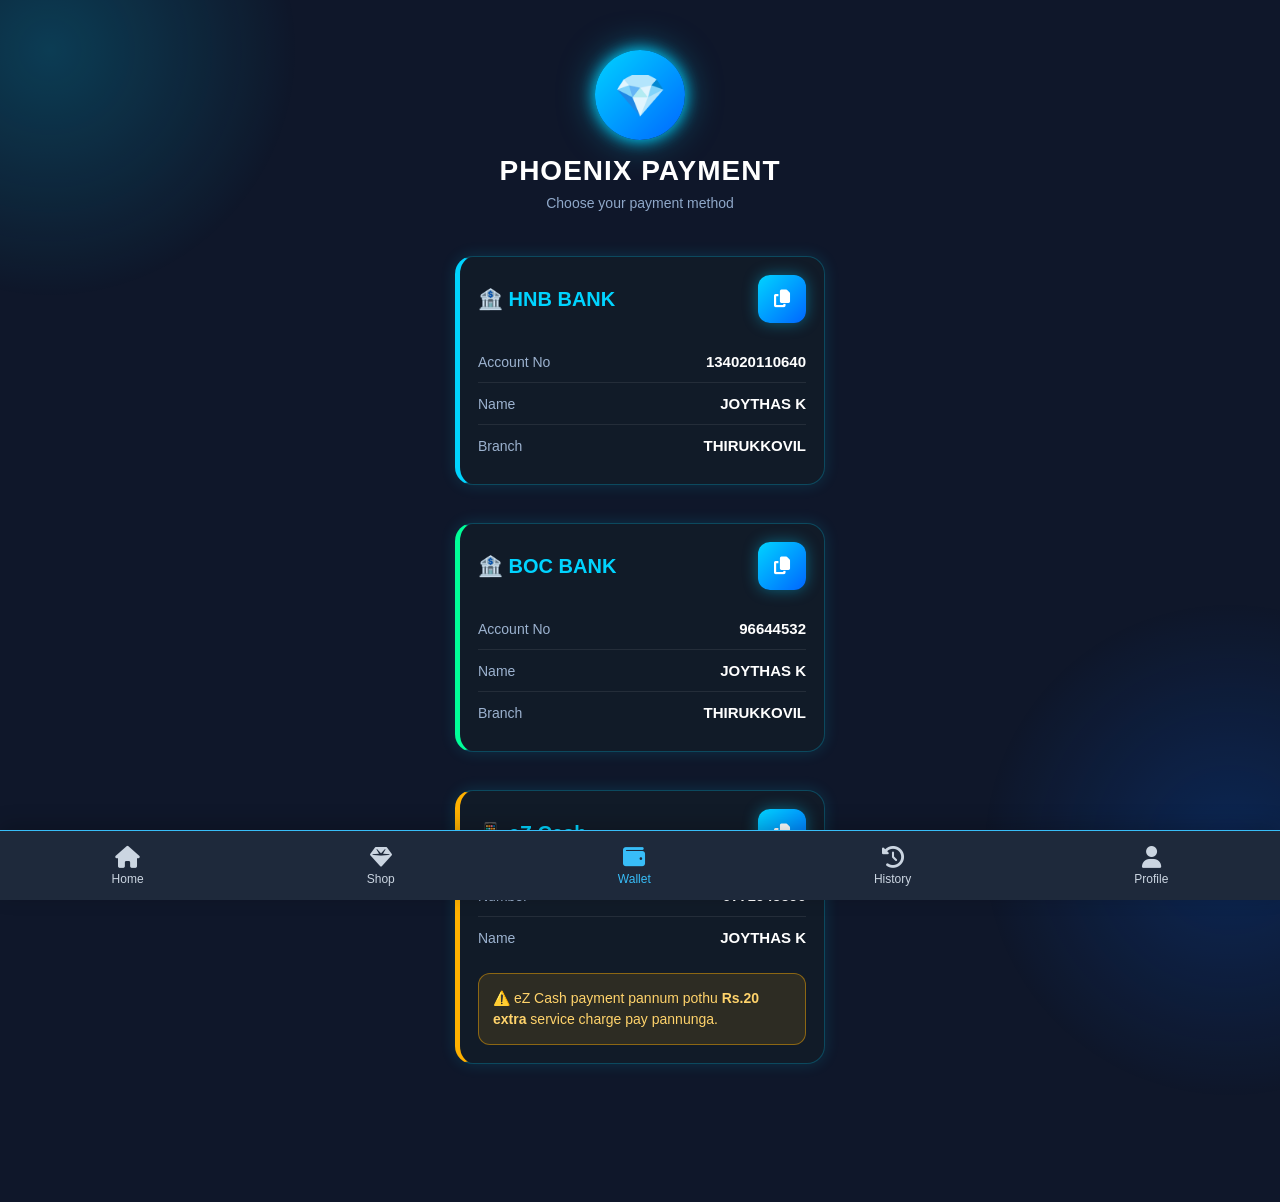
<file: payment.html>
<!DOCTYPE html>
<html>
<head>

  <meta charset="UTF-8">
  <meta name="viewport"
  content="width=device-width, initial-scale=1.0, maximum-scale=1.0, user-scalable=no">
  <title>Payment</title>
  <link rel="stylesheet" href="payment.css">
  <link rel="icon" href="1.jpg">
  <link rel="stylesheet" href="https://cdnjs.cloudflare.com/ajax/libs/font-awesome/6.5.0/css/all.min.css">
  <link rel="stylesheet" href="theme.css">
  <link rel="stylesheet" href="theme-st.css">
  <link rel="stylesheet" href="media-st.css">

</head>

<body>

<div class="container">

<div class="payment-header">

<div class="logo">
💎
</div>

<h2>PHOENIX PAYMENT</h2>

<p>Choose your payment method</p>

</div>

<!-- HNB -->

<div class="payment-card hnb">

<div class="card-header">

<div class="bank">
🏦 HNB BANK
</div>

<button class="copy-btn" onclick="copyPayment(this)">
<i class="fas fa-copy"></i>
</button>

</div>

<div class="copy-content">

<div class="row">
<span>Account No</span>
<b>134020110640</b>
</div>

<div class="row">
<span>Name</span>
<b>JOYTHAS K</b>
</div>

<div class="row">
<span>Branch</span>
<b>THIRUKKOVIL</b>
</div>

</div>

</div>

<!-- BOC -->

<div class="payment-card boc">

<div class="card-header">

<div class="bank">
🏦 BOC BANK
</div>

<button class="copy-btn" onclick="copyPayment(this)">
<i class="fas fa-copy"></i>
</button>

</div>

<div class="copy-content">

<div class="row">
<span>Account No</span>
<b>96644532</b>
</div>

<div class="row">
<span>Name</span>
<b>JOYTHAS K</b>
</div>

<div class="row">
<span>Branch</span>
<b>THIRUKKOVIL</b>
</div>

</div>

</div>

<!-- eZ Cash -->

<div class="payment-card ezcash">

<div class="card-header">

<div class="bank">
📱 eZ Cash
</div>

<button class="copy-btn" onclick="copyPayment(this)">
<i class="fas fa-copy"></i>
</button>

</div>

<div class="copy-content">

<div class="row">
<span>Number</span>
<b>0771945590</b>
</div>

<div class="row">
<span>Name</span>
<b>JOYTHAS K</b>
</div>

</div>

<div class="note">

⚠️ eZ Cash payment pannum pothu
<b>Rs.20 extra</b> service charge pay pannunga.

</div>

</div>

</div>

<!-- Bottom Navigation -->

<div class="bottom-nav">

<a href="home.html" class="nav-item">
<i class="fas fa-home"></i>
<span>Home</span>
</a>

<a href="topup.html" class="nav-item">
<i class="fas fa-gem"></i>
<span>Shop</span>
</a>

<a href="wallet-topup.html" class="nav-item active">
<i class="fas fa-wallet"></i>
<span>Wallet</span>
</a>

<a href="history.html" class="nav-item">
<i class="fas fa-clock-rotate-left"></i>
<span>History</span>
</a>

<a href="profile.html" class="nav-item">
<i class="fas fa-user"></i>
<span>Profile</span>
</a>

</div>

<script type="module" src="payment.js"></script>

<script src="theme.js"></script>

</body>
</html>
</file>
<file: payment.css>
*{
margin:0;
padding:0;
box-sizing:border-box;
font-family:"Poppins",sans-serif;
}

body{

background:
linear-gradient(180deg,#07111d,#0b1726,#08121e);

color:#fff;

min-height:100vh;

padding:20px;

padding-bottom:90px;

overflow-x:hidden;

}

.container{

width:100%;

max-width:430px;

margin:auto;

}

.payment-header{

text-align:center;

margin-bottom:25px;

}

.logo{

width:90px;

height:90px;

margin:auto;

border-radius:50%;

display:flex;

align-items:center;

justify-content:center;

font-size:42px;

background:
linear-gradient(135deg,#00d4ff,#0066ff);

box-shadow:

0 0 15px #00d4ff,

0 0 35px rgba(0,212,255,.5);

margin-bottom:15px;

}

.payment-header h2{

font-size:28px;

font-weight:700;

letter-spacing:1px;

}

.payment-header p{

margin-top:8px;

font-size:14px;

color:#8fa8c9;

}

.payment-card{

background:#111b28;

border:1px solid rgba(0,212,255,.25);

border-radius:18px;

padding:18px;

margin-bottom:18px;

box-shadow:

0 0 15px rgba(0,212,255,.15);

transition:.35s;

}

.payment-card:hover{

transform:translateY(-5px);

box-shadow:

0 0 25px rgba(0,212,255,.45);

}

.card-header{

display:flex;

justify-content:space-between;

align-items:center;

margin-bottom:18px;

}

.bank{

font-size:20px;

font-weight:700;

color:#00d4ff;

}

.copy-btn{

width:48px;

height:48px;

border:none;

border-radius:12px;

cursor:pointer;

font-size:18px;

background:

linear-gradient(135deg,#00d4ff,#0066ff);

color:#fff;

transition:.3s;

box-shadow:

0 0 15px rgba(0,212,255,.4);

}

.copy-btn:hover{

transform:scale(1.1);

box-shadow:

0 0 25px #00d4ff;

}

.row{

display:flex;

justify-content:space-between;

align-items:center;

padding:12px 0;

border-bottom:1px solid rgba(255,255,255,.08);

}

.row:last-child{

border-bottom:none;

}

.row span{

color:#9cb2cf;

font-size:14px;

}

.row b{

font-size:15px;

color:#ffffff;

word-break:break-all;

}

.note{

margin-top:15px;

padding:14px;

border-radius:12px;

background:rgba(255,174,0,.12);

border:1px solid rgba(255,174,0,.45);

color:#ffd36b;

font-size:14px;

line-height:1.5;

}

.hnb{

border-left:5px solid #00d4ff;

}

.boc{

border-left:5px solid #00ff99;

}

.ezcash{

border-left:5px solid #ffb100;

}

.payment-card::before{

content:"";

position:absolute;

display:none;

}

.payment-card{

position:relative;

overflow:hidden;

}

.payment-card:hover{

background:#152234;

}

@media(max-width:480px){

.logo{

width:75px;

height:75px;

font-size:34px;

}

.payment-header h2{

font-size:23px;

}

.bank{

font-size:17px;

}

.row{

flex-direction:column;

align-items:flex-start;

gap:5px;

}

.copy-btn{

width:42px;

height:42px;

}

}

/* ===== Gaming Glow Animation ===== */

@keyframes glow{

0%{
box-shadow:0 0 10px rgba(0,212,255,.20);
}

50%{
box-shadow:
0 0 30px rgba(0,212,255,.60),
0 0 60px rgba(0,212,255,.30);
}

100%{
box-shadow:0 0 10px rgba(0,212,255,.20);
}

}

.payment-card{

animation:glow 3s infinite;

}

/* Copy Success */

.copy-btn.copied{

background:#22c55e;

transform:scale(1.12);

box-shadow:
0 0 20px #22c55e;

}

/* Background Effect */

body::before{

content:"";

position:fixed;

top:-200px;

left:-200px;

width:500px;

height:500px;

background:
radial-gradient(circle,
rgba(0,212,255,.20),
transparent 70%);

z-index:-1;

}

body::after{

content:"";

position:fixed;

bottom:-200px;

right:-200px;

width:500px;

height:500px;

background:
radial-gradient(circle,
rgba(0,102,255,.20),
transparent 70%);

z-index:-1;

}
</file>
<file: theme.css>
/* ===========================
   PHOENIX THEME (DEFAULT)
=========================== */

:root{

--bg:#0f172a;
--card:#1e293b;
--header:#020617;

--text:#ffffff;
--text2:#cbd5e1;

--primary:#38bdf8;
--border:#38bdf8;

--success:#00ff66;
--warning:#ffb300;
--danger:#ff4444;

--shadow:0 0 15px rgba(56,189,248,.25);

}


/* ===========================
   DARK THEME
=========================== */

[data-theme="dark"]{

--bg:#000000;
--card:#111111;
--header:#050505;

--text:#ffffff;
--text2:#bbbbbb;

--primary:#3b82f6;
--border:#38bdf8;


--success:#22c55e;
--warning:#facc15;
--danger:#ef4444;

--shadow:
0 0 10px rgba(56,189,248,.45),
0 0 20px rgba(56,189,248,.20);

}


/* ===========================
   LIGHT THEME
=========================== */

[data-theme="light"]{

--bg:#e5e7eb;        /* Light Grey */
--card:#ffffff;      /* White Cards */
--header:#e5e7eb;    /* Header also Grey */

--text:#111827;
--text2:#6b7280;

--primary:#0ea5e9;
--border:#38bdf8;

--success:#22c55e;
--warning:#f59e0b;
--danger:#ef4444;

/* Very soft shadow */
--shadow:
0 0 10px rgba(56,189,248,.45),
0 0 20px rgba(56,189,248,.20);

}
</file>
<file: theme-st.css>
body{
margin:0;
font-family:'Segoe UI',sans-serif;
background:var(--bg);
color:var(--text);
}

.header{
display:flex;
justify-content:space-between;
align-items:center;

padding:18px 15px;

background:var(--header);
border-bottom:1px solid var(--border);

color:var(--text);
}

.logo-title{
font-size:22px;
font-weight:bold;
letter-spacing:1px;
white-space:nowrap;
}

.header-right{
display:flex;
align-items:center;
gap:10px;
}

.profile-icon{
width:45px;
height:45px;
border-radius:50%;
object-fit:cover;
border:2px solid var(--primary);
cursor:pointer;
}

.theme-icon{
font-size:20px;
color:var(--primary);
cursor:pointer;
transition:.3s;
}

.theme-icon:hover{
transform:rotate(20deg) scale(1.1);
}

.container{
padding:30px;
display:grid;
grid-template-columns:repeat(auto-fit,minmax(250px,1fr));
gap:20px;
}

.card{
width:100%;
margin:15px auto;
padding:25px 15px;
border-radius:20px;
background:var(--card);
border:1px solid var(--border);
box-shadow:var(--shadow);
text-align:center;
transition:.3s;
box-sizing:border-box;
}

.card:hover{
transform:translateY(-5px);
background:var(--header);
}

.card h2,
.card h3{
color:var(--text);
}

.card p{
color:var(--text2);
}

.bottom-nav{
position:fixed;
bottom:0;
left:0;
width:100%;
height:70px;
display:flex;
justify-content:space-around;
align-items:center;
background:var(--card);
backdrop-filter:blur(15px);
border-top:1px solid var(--border);
box-shadow:0 -5px 20px rgba(0,0,0,.2);
z-index:1000;
}

.nav-item{
text-align:center;
text-decoration:none;
color:var(--text2);
font-size:12px;
transition:.3s;
}

.nav-item i{
display:block;
font-size:22px;
margin-bottom:4px;
}

.nav-item:hover,
.nav-item.active{
color:var(--primary);
}

.theme-menu{
position:absolute;
top:55px;
left:15px;
width:220px;
background:var(--card);
border:1px solid var(--border);
border-radius:15px;
display:none;
overflow:hidden;
box-shadow:var(--shadow);
z-index:9999;
}

.theme-menu div{
padding:15px;
cursor:pointer;
transition:.3s;
color:var(--text);
border-bottom:1px solid var(--border);
}

.theme-menu div:hover{
background:var(--header);
}

.wallet-pill{
display:flex;
align-items:center;
gap:6px;

padding:8px 14px;

border:2px solid var(--primary);
border-radius:999px;

background:var(--card);

color:var(--primary);

font-size:14px;
font-weight:bold;

cursor:pointer;

box-shadow:var(--shadow);

transition:.2s;
}

.wallet-pill:hover{
transform:scale(1.03);
}

.wallet-pill:active{
transform:scale(.97);
}
</file>
<file: media-st.css>
/* Mobile */
@media (max-width: 768px){

.container{
    padding:20px;
    padding-bottom:110px;
}

.card{
    margin:10px 0;
}

}
</file>
